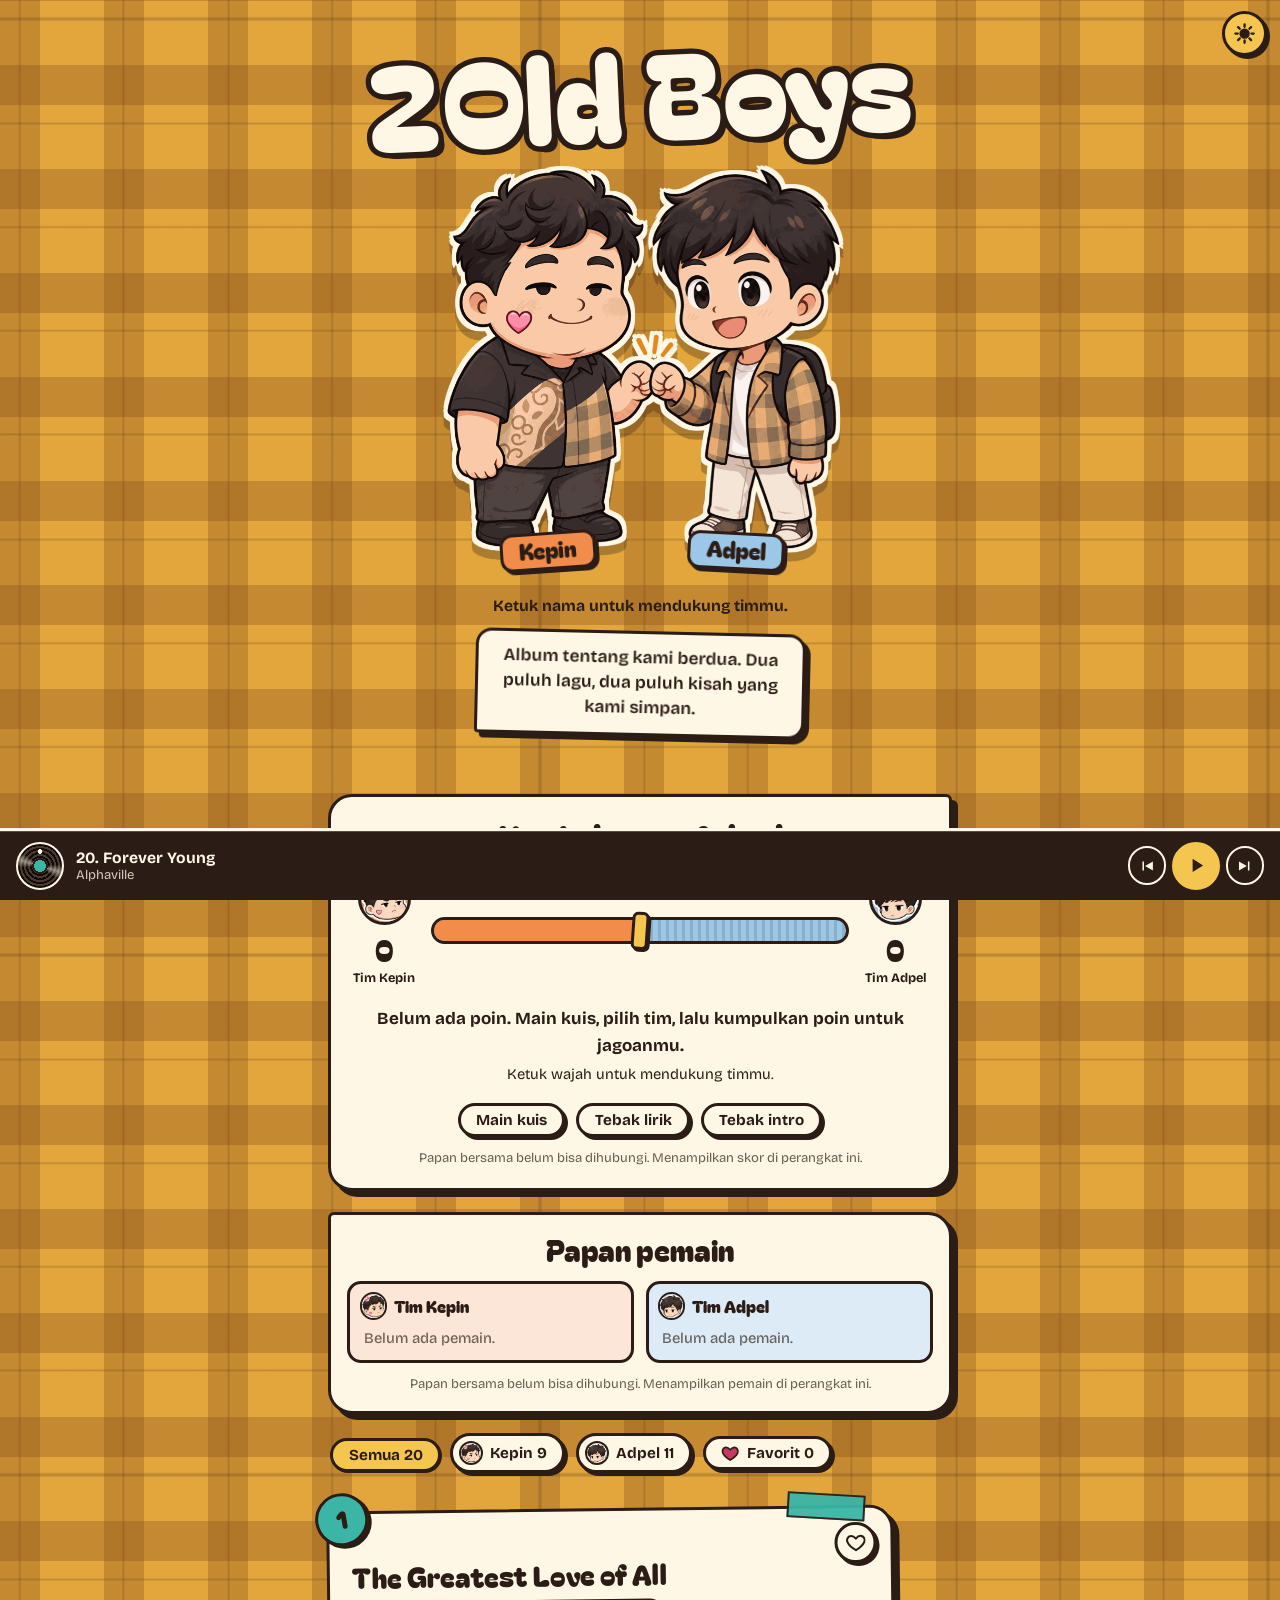
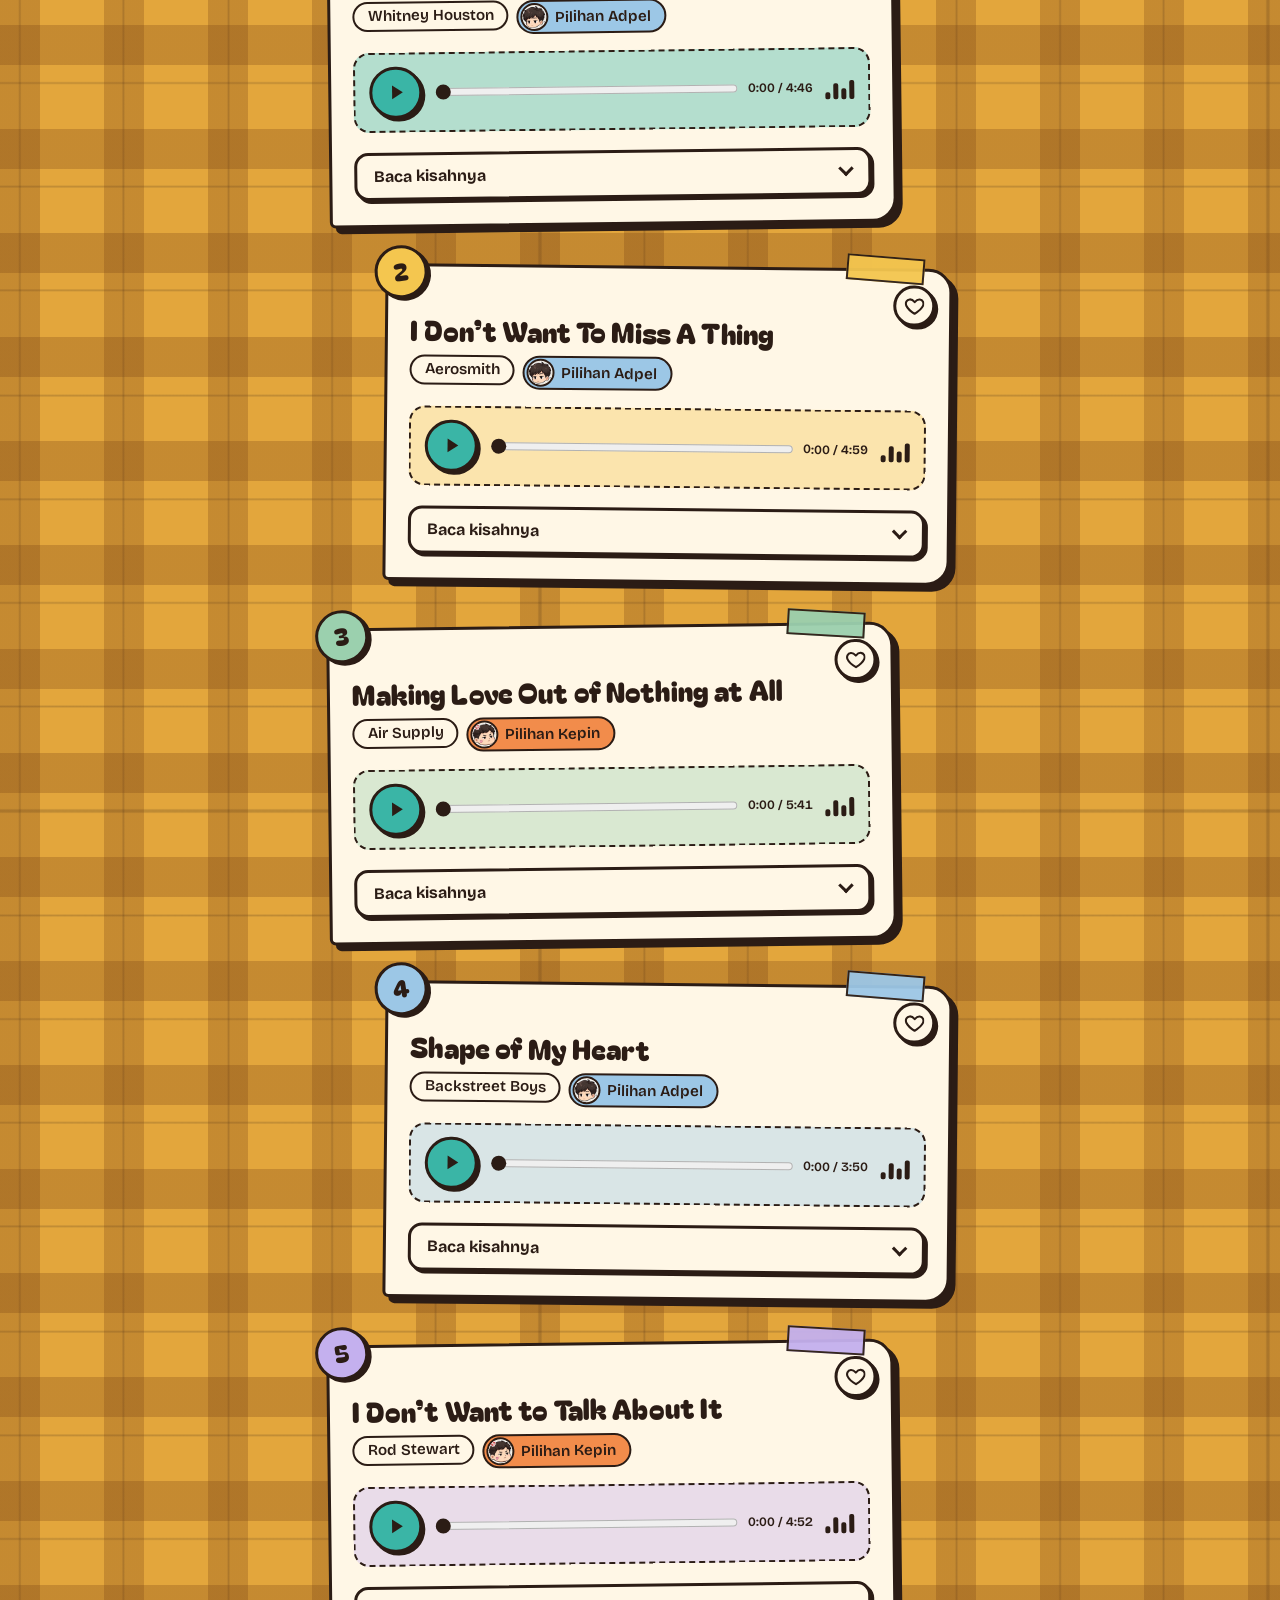
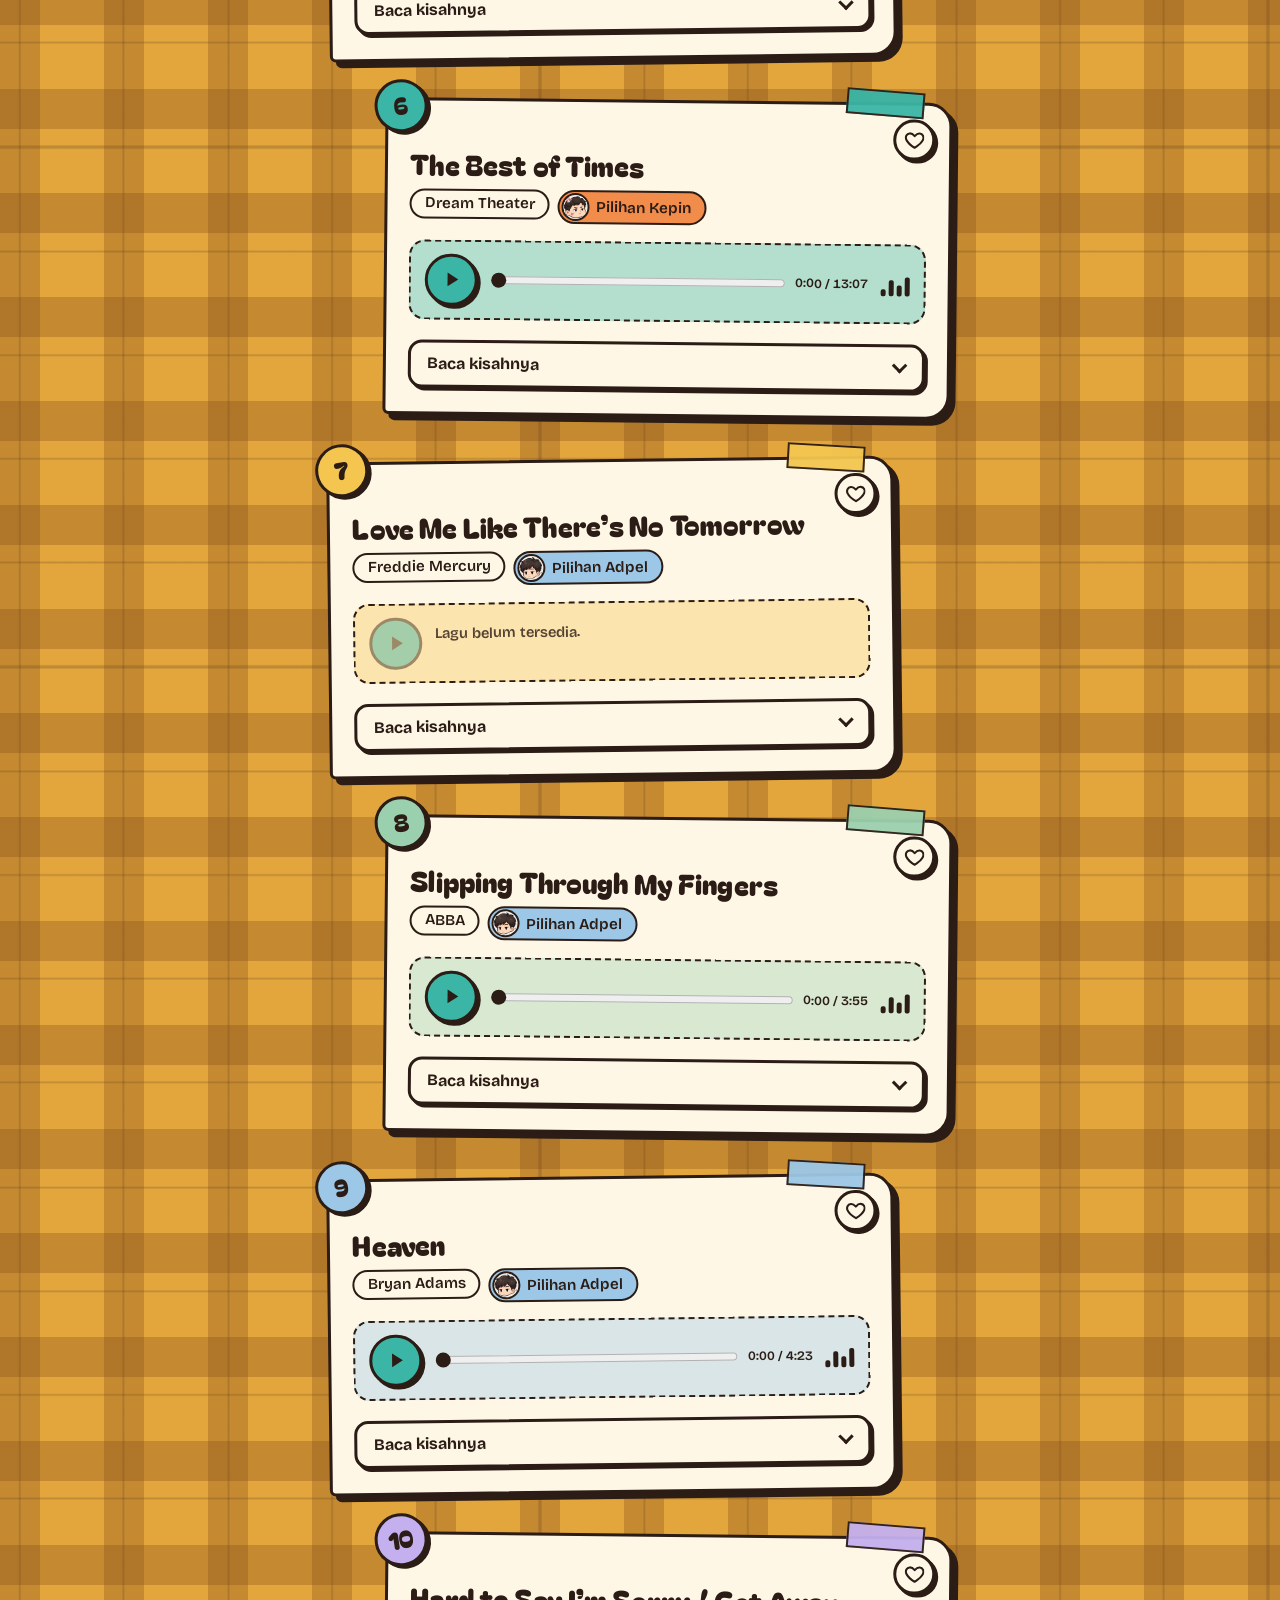
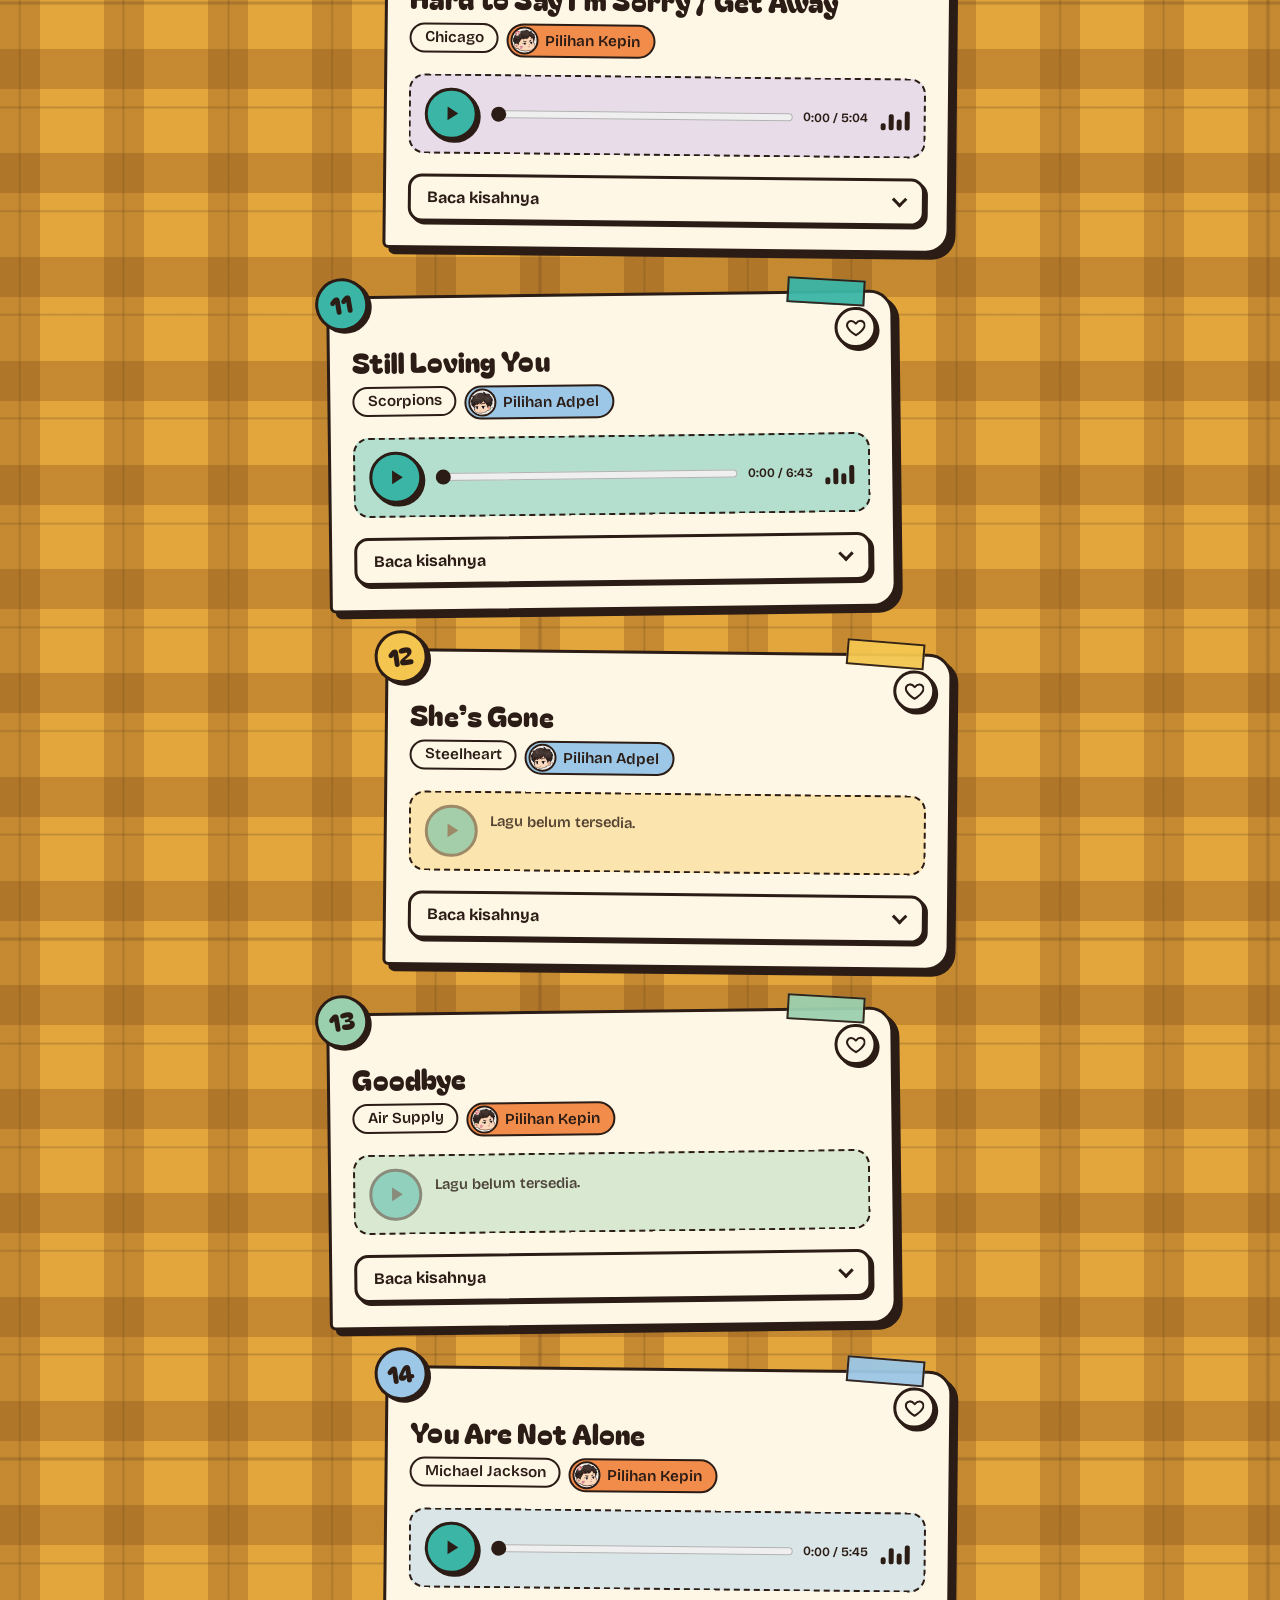
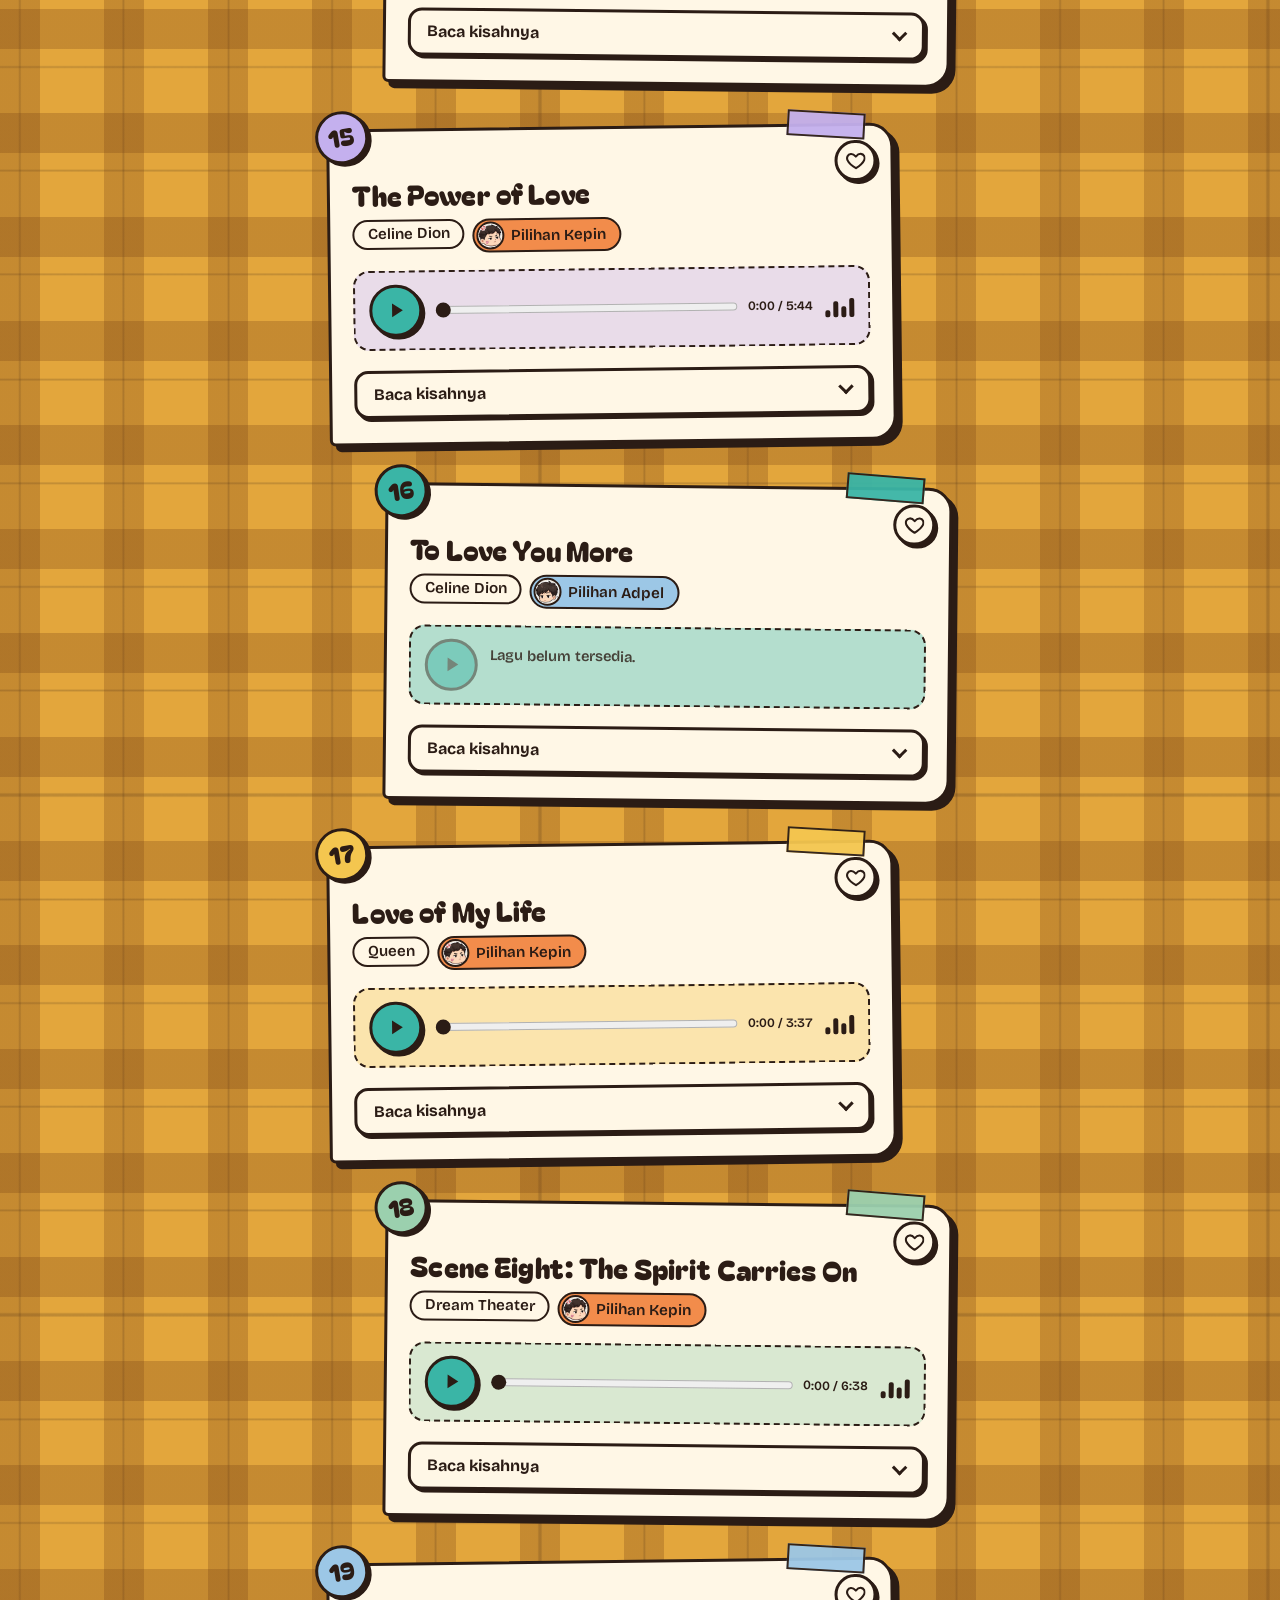
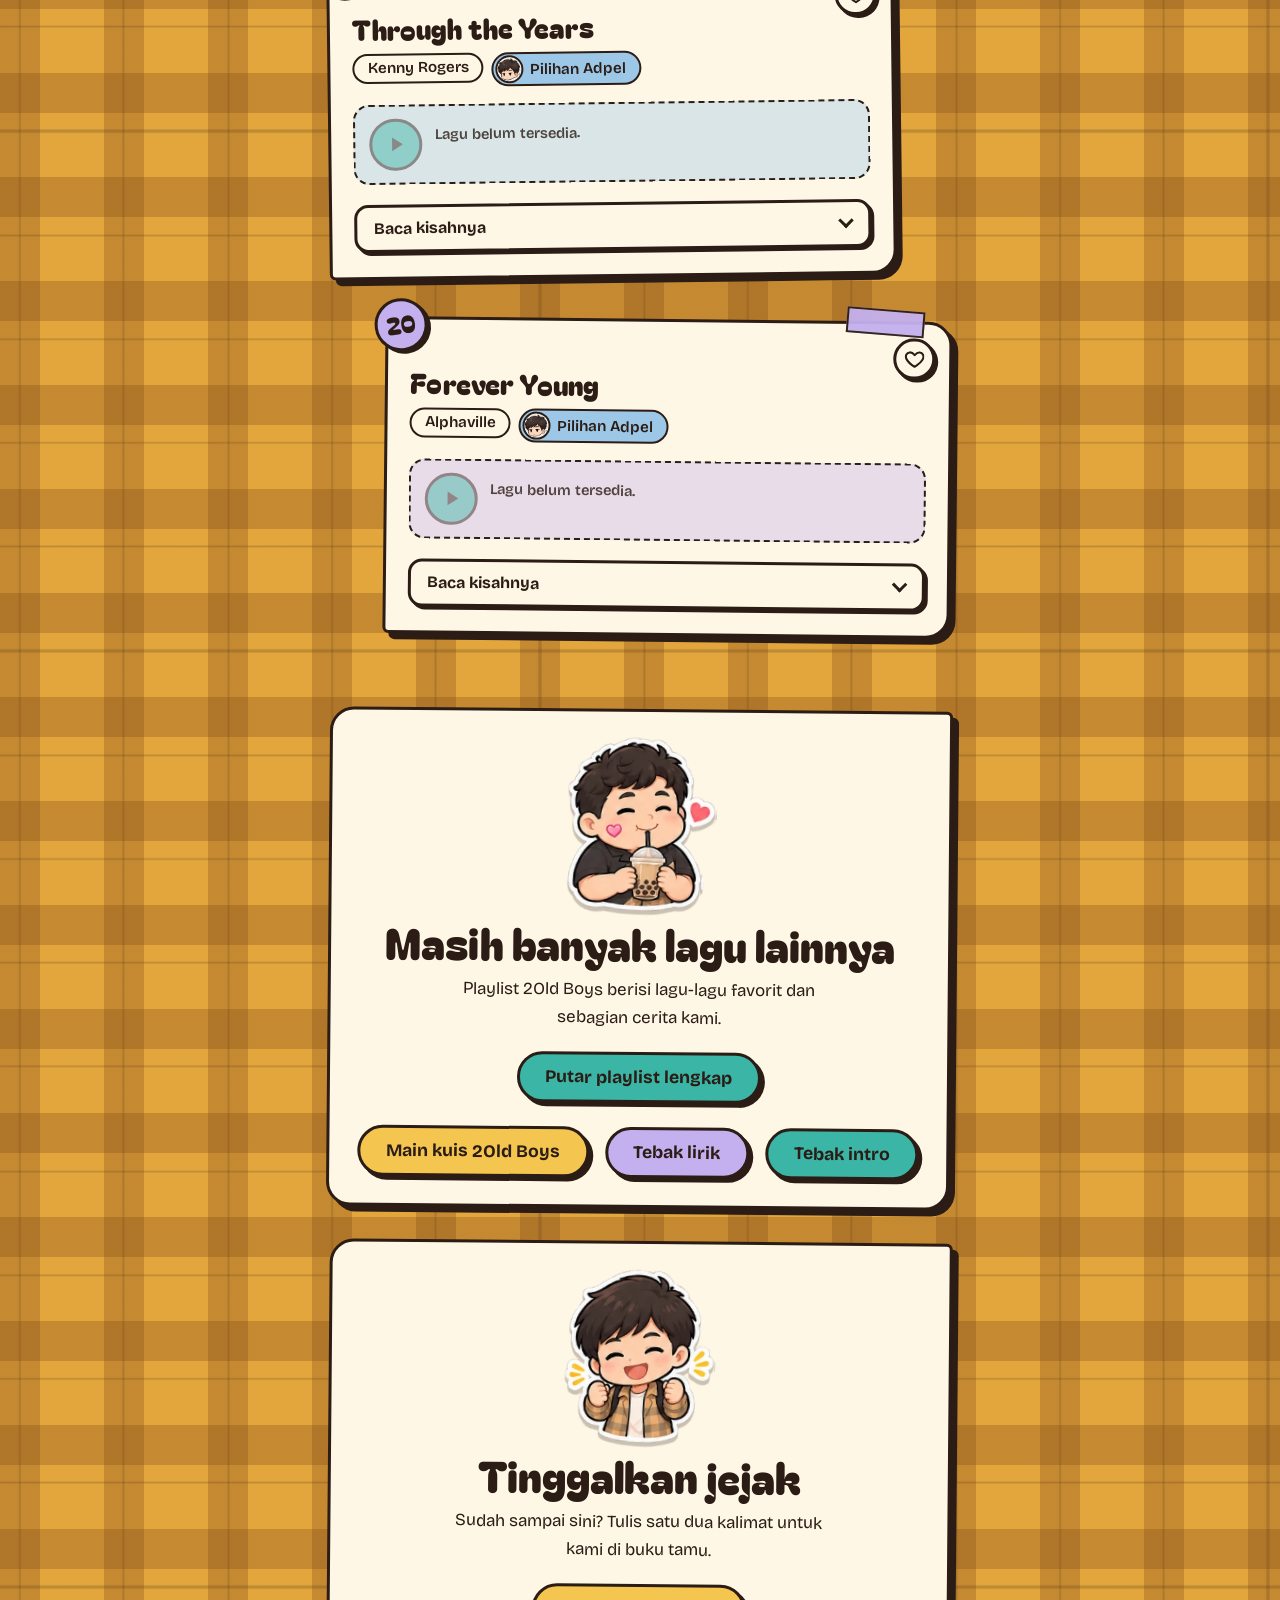
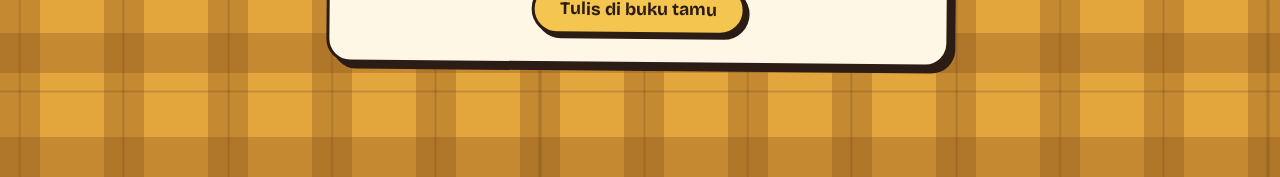
<file: index.html>
<!DOCTYPE html>
<html lang="id">
<head>
<meta charset="utf-8">
<meta name="viewport" content="width=device-width, initial-scale=1, viewport-fit=cover">
<title>2Old Boys</title>
<link rel="stylesheet" href="https://fonts.googleapis.com/css2?family=Bagel+Fat+One&family=Bricolage+Grotesque:opsz,wght@12..96,400..800&display=swap">
<link rel="stylesheet" href="style.css">
<script src="js/tema.js"></script>
</head>
<body>
<header class="hero">
  <h1>2Old Boys</h1>
  <div class="panggung">
    <div class="duo">
      <img class="kiri" src="duo-santai.png" alt="Kepin dan Adpel saling tos kepalan tangan">
      <img class="kanan" src="duo-santai.png" alt="" aria-hidden="true">
    </div>
    <button type="button" class="nama kepin" id="nama-kepin" aria-pressed="false">Kepin</button>
    <button type="button" class="nama adpel" id="nama-adpel" aria-pressed="false">Adpel</button>
  </div>
  <p class="petunjuk-tim" id="petunjuk-tim" aria-live="polite">Ketuk nama untuk mendukung timmu.</p>
  <p class="label">Album tentang kami berdua. Dua puluh lagu, dua puluh kisah yang kami simpan.</p>
</header>

<section class="papan" id="papan" aria-label="Papan skor Kepin lawan Adpel"></section>

<nav class="saring" id="saring" aria-label="Saring lagu berdasarkan pemilih" hidden></nav>

<main id="daftar"></main>

<section class="akhir">
  <div class="kotak">
    <img class="stiker-akhir" src="stiker/s14.webp" alt="">
    <h2>Masih banyak lagu lainnya</h2>
    <p>Playlist 2Old Boys berisi lagu-lagu favorit dan sebagian cerita kami.</p>
    <a class="besar" href="https://open.spotify.com/playlist/1H2x7axUqi23OTwMfsfM5Q" target="_blank" rel="noopener">Putar playlist lengkap</a>
    <div class="pilihan-main">
      <a class="besar kuning" href="kuis.html">Main kuis 2Old Boys</a>
      <a class="besar lila" href="kuis-lirik.html">Tebak lirik</a>
      <a class="besar" href="tebak-intro.html">Tebak intro</a>
    </div>
  </div>
</section>

<section class="akhir" id="buku-tamu">
  <div class="kotak">
    <img class="stiker-akhir" src="stiker/s11.webp" alt="">
    <h2>Tinggalkan jejak</h2>
    <p>Sudah sampai sini? Tulis satu dua kalimat untuk kami di buku tamu.</p>
    <ul class="tamu-terbaru" id="tamu-terbaru" aria-label="Pesan terbaru" hidden></ul>
    <a class="besar kuning" href="tamu.html">Tulis di buku tamu</a>
  </div>
</section>

<div class="player" role="region" aria-label="Pemutar lagu">
  <div class="seek">
    <input type="range" id="seek" min="0" max="1000" value="0" step="1" aria-label="Geser posisi lagu" disabled>
  </div>
  <div class="plat" aria-hidden="true"></div>
  <div class="judul-bar" aria-live="polite">
    <span id="now">Gulir untuk mulai</span>
    <small id="artis-now"></small>
  </div>
  <div class="kontrol">
    <button type="button" id="prev" aria-label="Lagu sebelumnya"></button>
    <button type="button" id="pp" aria-label="Putar"></button>
    <button type="button" id="next" aria-label="Lagu berikutnya"></button>
  </div>
</div>

<script src="js/data.js" defer></script>
<script src="js/papan-config.js"></script>
<script src="js/tamu-terbaru.js"></script>
<script src="js/papan.js" defer></script>
<script src="js/pemain.js" defer></script>
<script src="js/script.js" defer></script>
<script src="js/atas.js" defer></script>
</body>
</html>
</file>
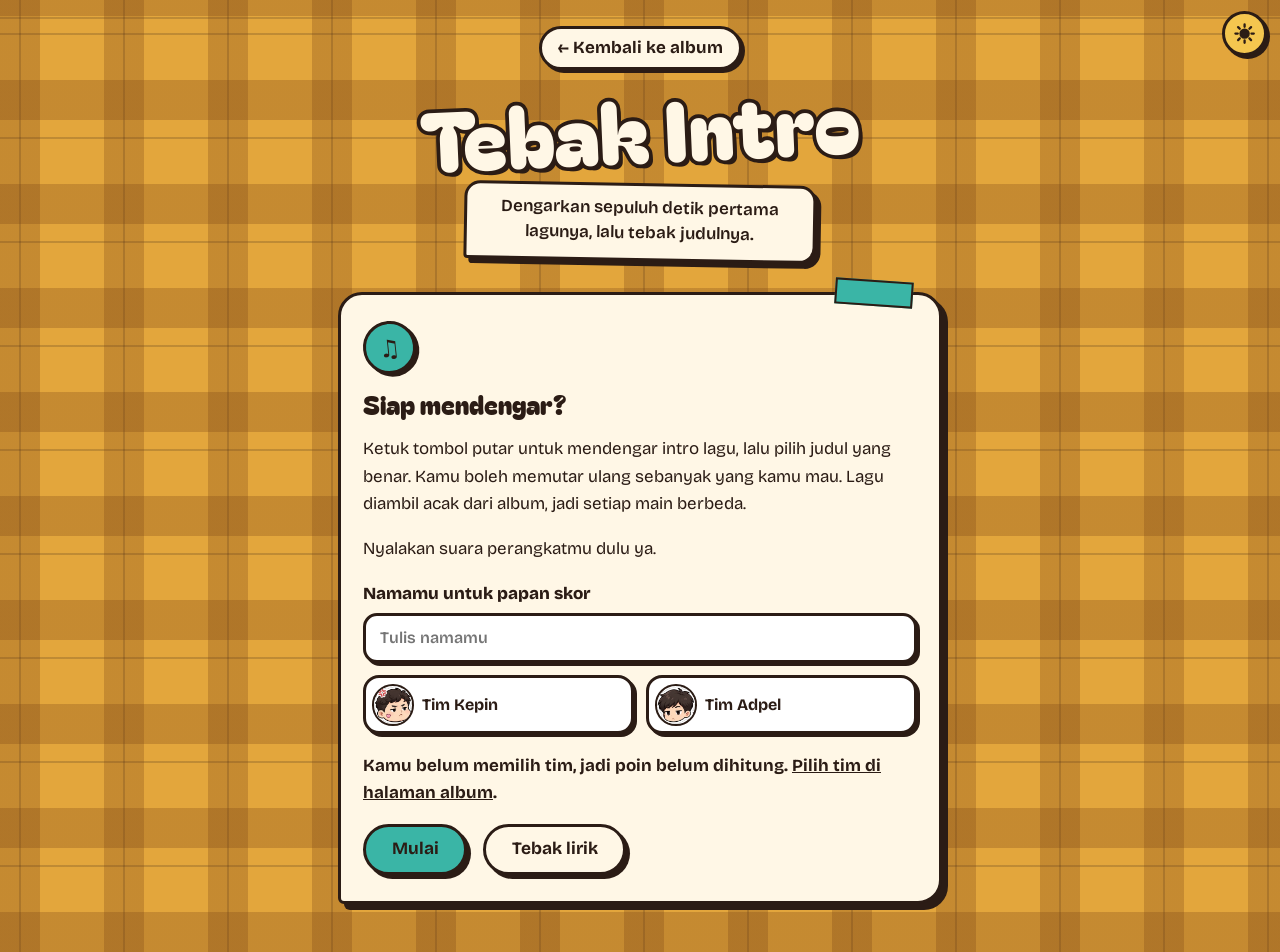
<file: tebak-intro.html>
<!DOCTYPE html>
<html lang="id">
<head>
<meta charset="utf-8">
<meta name="viewport" content="width=device-width, initial-scale=1, viewport-fit=cover">
<title>Tebak Intro 2Old Boys</title>
<link rel="stylesheet" href="https://fonts.googleapis.com/css2?family=Bagel+Fat+One&family=Bricolage+Grotesque:opsz,wght@12..96,400..800&display=swap">
<link rel="stylesheet" href="style.css">
<link rel="stylesheet" href="kuis.css">
<script src="js/tema.js"></script>
</head>
<body class="halaman-kuis">
<header class="kepala">
  <a class="balik" href="index.html">&larr; Kembali ke album</a>
  <h1>Tebak Intro</h1>
  <p>Dengarkan sepuluh detik pertama lagunya, lalu tebak judulnya.</p>
</header>

<main id="kuis" aria-live="polite">
  <section id="mulai" class="kartu">
    <div class="no" aria-hidden="true">&#9835;</div>
    <h2>Siap mendengar?</h2>
    <p>Ketuk tombol putar untuk mendengar intro lagu, lalu pilih judul yang benar. Kamu boleh memutar ulang sebanyak yang kamu mau. Lagu diambil acak dari album, jadi setiap main berbeda.</p>
    <p>Nyalakan suara perangkatmu dulu ya.</p>
    <div class="aksi">
      <button class="tombol" id="btn-mulai" type="button">Mulai</button>
      <a class="tombol kedua" href="kuis-lirik.html">Tebak lirik</a>
    </div>
  </section>
</main>

<script src="js/data.js" defer></script>
<script src="js/kartu-stiker.js"></script>
<script src="js/kartu.js"></script>
<script>window.KARTU&&window.KARTU.pasangAwal("intro")</script>
<script src="js/papan-config.js"></script>
<script src="js/saring.js"></script>
<script src="js/papan.js" defer></script>
<script src="js/pemain.js" defer></script>
<script src="js/tebak-intro.js" defer></script>
</body>
</html>
</file>
<file: style.css>
/* 2Old Boys: buku tempel stiker di atas kain flanel.
   Warna dan garis tebal diambil dari ilustrasi duo-santai.png */
:root{
  --tinta:#2b1c15;
  --kertas:#fff7e6;
  --kunyit:#e3a63c;
  --kuning:#f4c64f;
  --aksen:#3ab5a6;
  --jingga:#f28c4b;
  --sage:#9bd0ae;
  --langit:#9cc7e6;
  --lila:#c4b0ee;
  --batik:#1d5f69;
  --teks:#2b1c15;
  --krem:#fff7e6;
  --putih:#fff;
  --pita:rgba(120,66,20,.28);
  --jahit:rgba(43,28,21,.2);
  --arsir:rgba(43,28,21,.14);
  --luar:#2b1c15;
  --disp:"Bagel Fat One","Arial Rounded MT Bold",system-ui,sans-serif;
  --body:"Bricolage Grotesque",system-ui,sans-serif;
  --garis:3px solid var(--tinta);
  box-sizing:border-box;
  padding-top:env(safe-area-inset-top,0px);
  padding-bottom:env(safe-area-inset-bottom,0px);
}
/* Malam hari: flanel cokelat tua, kartu tetap cerah supaya terbaca */
@media (prefers-color-scheme: dark){
  :root:not([data-theme="light"]){
    --tinta:#0e0806;--luar:#f6e9d2;
    --kunyit:#2e2119;--pita:rgba(0,0,0,.24);--jahit:rgba(255,230,190,.07);
    --batik:#7fd6dc;color-scheme:dark;
  }
}
:root[data-theme="dark"]{
  --tinta:#0e0806;--luar:#f6e9d2;
  --kunyit:#2e2119;--pita:rgba(0,0,0,.24);--jahit:rgba(255,230,190,.07);
  --batik:#7fd6dc;color-scheme:dark;
}
*,*::before,*::after{box-sizing:inherit}
html{scroll-padding-top:1rem;scroll-behavior:smooth}

/* Kain flanel: dua pita lebar yang bersilang, ditambah garis jahitan tipis */
body{
  margin:0;
  color:var(--teks);
  font:400 1.06rem/1.62 var(--body);
  padding-bottom:6rem;
  background-color:var(--kunyit);
  background-image:
    repeating-linear-gradient(90deg,var(--pita) 0 40px,transparent 40px 104px),
    repeating-linear-gradient(0deg,var(--pita) 0 40px,transparent 40px 104px),
    repeating-linear-gradient(90deg,var(--jahit) 0 2px,transparent 2px 104px),
    repeating-linear-gradient(0deg,var(--jahit) 0 2px,transparent 2px 104px);
  background-position:0 0,0 0,19px 0,0 19px;
}

/* Teks yang berdiri langsung di atas kain flanel */
.petunjuk-tim{color:var(--luar)}
a:focus-visible,button:focus-visible{outline:3px solid var(--batik);outline-offset:3px;box-shadow:0 0 0 7px var(--kertas)}

/* ---------- Hero ---------- */
.hero{text-align:center;padding:2.2rem 1.25rem 1rem;overflow:hidden}
.hero h1,.kepala h1{
  font:400 clamp(3.4rem,14.5vw,7.4rem)/.95 var(--disp);
  margin:0;
  color:var(--krem);
  -webkit-text-stroke:.09em var(--tinta);
  paint-order:stroke fill;
  text-shadow:.045em .05em 0 var(--tinta);
  transform:rotate(-2.5deg);
  letter-spacing:.005em;
}

/* Dua kepingan gambar yang bertemu di kepalan tangan */
.panggung{position:relative;width:min(84vw,400px);margin:.2rem auto 2.7rem}
.duo{
  position:relative;
  width:100%;
  margin:0;
  display:grid;
  filter:
    drop-shadow(4px 0 0 var(--kertas)) drop-shadow(-4px 0 0 var(--kertas))
    drop-shadow(0 4px 0 var(--kertas)) drop-shadow(0 -4px 0 var(--kertas))
    drop-shadow(0 9px 0 rgba(43,28,21,.3));
  animation:tos .35s ease-out 1s both;
}
.duo img{grid-area:1/1;width:100%;height:auto;display:block}
.duo .kiri{clip-path:inset(0 47% 0 0);animation:kiri .9s cubic-bezier(.3,1.5,.5,1) .15s both}
.duo .kanan{clip-path:inset(0 0 0 53%);animation:kanan .9s cubic-bezier(.3,1.5,.5,1) .15s both}
@keyframes kiri{from{transform:translateX(-26%) rotate(-7deg)}to{transform:none}}
@keyframes kanan{from{transform:translateX(26%) rotate(7deg)}to{transform:none}}
/* Nama karakter menempel di bawah masing-masing, muncul sesudah mereka tos */
.nama{
  position:absolute;bottom:-1.25rem;margin:0;
  padding:.05rem 1rem .2rem;
  font:400 1.45rem/1.2 var(--disp);color:var(--tinta);
  border:var(--garis);border-radius:12px;box-shadow:3px 3px 0 var(--tinta);
  animation:tempel .4s cubic-bezier(.3,1.6,.5,1) 1.2s both;
  cursor:pointer;-webkit-appearance:none;appearance:none;
  transition:scale .15s,box-shadow .15s,opacity .15s,filter .15s;
}
.nama.kepin{left:27%;background:var(--jingga);--r:-4deg;transform:translateX(-50%) rotate(-4deg)}
.nama.adpel{left:74%;background:var(--langit);--r:3deg;transform:translateX(-50%) rotate(3deg)}
@keyframes tempel{from{opacity:0;transform:translateX(-50%) rotate(var(--r)) scale(.2)}to{opacity:1;transform:translateX(-50%) rotate(var(--r)) scale(1)}}
@keyframes tos{0%{transform:scale(1)}45%{transform:scale(1.035) rotate(-.6deg)}100%{transform:scale(1)}}

.label{
  display:inline-block;
  max-width:30ch;
  margin:1.4rem auto 0;
  padding:.7rem 1.2rem .8rem;
  background:var(--kertas);
  border:var(--garis);
  border-radius:16px 16px 16px 4px;
  box-shadow:5px 5px 0 var(--tinta);
  font-weight:600;
  font-size:1.08rem;
  line-height:1.45;
  transform:rotate(1.3deg);
}

/* ---------- Daftar lagu ---------- */
main{max-width:660px;margin:0 auto;padding:2.2rem 1.15rem 1rem}

.lagu{
  --c:var(--aksen);
  position:relative;
  background:var(--kertas);
  border:var(--garis);
  border-radius:24px 24px 24px 6px;
  box-shadow:6px 6px 0 var(--tinta);
  padding:2.3rem 1.4rem 1.5rem;
  margin:0 0 2.6rem;
  scroll-margin-top:1rem;
}
.lagu:nth-child(odd){transform:rotate(-.7deg)}
.lagu:nth-child(even){transform:rotate(.6deg)}
@media(min-width:760px){
  .lagu:nth-child(odd){margin-right:3.5rem}
  .lagu:nth-child(even){margin-left:3.5rem}
}
.lagu:nth-child(5n+1){--c:var(--aksen)}
.lagu:nth-child(5n+2){--c:var(--kuning)}
.lagu:nth-child(5n+3){--c:var(--sage)}
.lagu:nth-child(5n+4){--c:var(--langit)}
.lagu:nth-child(5n+5){--c:var(--lila)}

/* Selotip di sudut kanan atas */
.lagu::before{
  content:"";
  position:absolute;
  top:-15px;right:1.6rem;
  width:78px;height:26px;
  background:var(--c);
  border:2px solid var(--tinta);
  transform:rotate(4deg);
  opacity:.95;
}

/* Nomor lagu menempel di sudut kiri atas seperti stiker */
.no{
  width:3.3rem;height:3.3rem;
  border-radius:50%;
  display:grid;place-items:center;
  font:400 1.5rem/1 var(--disp);
  color:var(--tinta);
  background:var(--c,var(--aksen));
  border:var(--garis);
  box-shadow:3px 3px 0 var(--tinta);
  margin-bottom:.9rem;
}
.lagu .no{position:absolute;left:-.9rem;top:-1.3rem;margin:0;transform:rotate(-9deg)}

.lagu h2{font:400 1.75rem/1.12 var(--disp);margin:.7rem 0 .55rem;letter-spacing:.005em}
.art{
  display:inline-block;
  margin:0 .5rem 1rem 0;
  padding:.05rem .8rem .12rem;
  border:2px solid var(--tinta);
  border-radius:99px;
  font:600 .95rem/1.5 var(--body);
}
.lagu p:not(.art):not(.fav){margin:0 0 1.1rem;max-width:62ch}

/* Potongan lirik dengan stabilo */
.fav{margin:0 0 1.3rem;padding-left:.9rem;border-left:5px solid var(--c);font:italic 500 1.08rem/1.75 var(--body)}
.fav span{background:linear-gradient(transparent 52%,var(--kuning) 52% 94%,transparent 94%);-webkit-box-decoration-break:clone;box-decoration-break:clone;padding:0 .15em}

.cari,.besar,.tombol{
  display:inline-block;
  color:var(--tinta);
  background:var(--aksen);
  border:var(--garis);
  border-radius:999px;
  box-shadow:4px 4px 0 var(--tinta);
  font:700 1rem/1.2 var(--body);
  text-decoration:none;
  padding:.55rem 1.2rem;
  cursor:pointer;
  transition:transform .12s,box-shadow .12s;
}
.cari{background:var(--c)}
.cari:hover,.besar:hover,.tombol:hover{transform:translate(-1px,-1px);box-shadow:5px 5px 0 var(--tinta)}
.cari:active,.besar:active,.tombol:active{transform:translate(3px,3px);box-shadow:1px 1px 0 var(--tinta)}

/* ---------- Penutup ---------- */
.akhir{max-width:660px;margin:0 auto;padding:1rem 1.15rem 1rem}
.akhir .kotak{
  background:var(--kertas);
  border:var(--garis);
  border-radius:24px 6px 24px 24px;
  box-shadow:6px 6px 0 var(--tinta);
  padding:1.8rem 1.4rem 1.7rem;
  text-align:center;
  transform:rotate(.5deg);
}
.akhir h2{font:400 clamp(1.9rem,8vw,2.7rem)/1.08 var(--disp);margin:0 0 .6rem}
.akhir p{max-width:36ch;margin:0 auto 1.3rem}
.besar{font-size:1.1rem;padding:.75rem 1.6rem}
.akhir .pilihan-main{display:flex;flex-wrap:wrap;justify-content:center;gap:1rem;margin-top:1.5rem}
.besar.kuning{background:var(--kuning)}
.besar.lila{background:var(--lila)}

/* ---------- Pemutar bawah ---------- */
.player{
  position:fixed;left:0;right:0;bottom:0;z-index:5;
  display:flex;align-items:center;gap:.75rem;
  background:var(--tinta);color:var(--krem);
  padding:.65rem 1rem calc(.65rem + env(safe-area-inset-bottom,0px));
  border-top:3px solid var(--kertas);
}
/* Garis kemajuan tipis di tepi atas bar. Bisa digeser dengan jari atau diketuk untuk maju dan mundur */
.seek{position:absolute;left:0;right:0;top:-3px;height:4px}
.seek input{
  position:absolute;left:0;right:0;top:-12px;width:100%;height:28px;margin:0;padding:0;
  background:transparent;cursor:pointer;-webkit-appearance:none;appearance:none;--isi:0%;
}
.seek input:disabled{cursor:default}
.seek input::-webkit-slider-runnable-track{height:4px;border-radius:0;background:linear-gradient(90deg,var(--aksen) var(--isi),rgba(255,247,230,.22) var(--isi))}
.seek input::-moz-range-track{height:4px;background:rgba(255,247,230,.22)}
.seek input::-moz-range-progress{height:4px;background:var(--aksen)}
.seek input::-webkit-slider-thumb{-webkit-appearance:none;appearance:none;width:14px;height:14px;margin-top:-5px;border-radius:50%;background:var(--kuning);border:2px solid var(--kertas);opacity:0;transition:opacity .15s}
.seek input::-moz-range-thumb{width:10px;height:10px;border-radius:50%;background:var(--kuning);border:2px solid var(--kertas);opacity:0;transition:opacity .15s}
.seek input:not(:disabled):hover::-webkit-slider-thumb,.seek input:focus-visible::-webkit-slider-thumb,.seek input:active::-webkit-slider-thumb{opacity:1}
.seek input:not(:disabled):hover::-moz-range-thumb,.seek input:focus-visible::-moz-range-thumb,.seek input:active::-moz-range-thumb{opacity:1}
.seek input:focus-visible{outline:none;box-shadow:none}
.plat{
  flex:none;width:3rem;height:3rem;border-radius:50%;
  border:2px solid var(--kertas);
  /* titik putih dan kilap di satu sisi supaya putarannya terlihat */
  background:
    radial-gradient(circle at 50% 17%,var(--kertas) 0 5%,transparent 6%),
    radial-gradient(circle,var(--aksen) 0 19%,var(--tinta) 19% 25%,transparent 25%),
    conic-gradient(from 20deg,transparent 0 18%,rgba(255,247,230,.5) 24%,transparent 30% 68%,rgba(255,247,230,.5) 74%,transparent 80%),
    repeating-radial-gradient(circle,#120b08 0 2px,#4a3a30 2px 4px);
  animation:putar 1.8s linear infinite;animation-play-state:paused;
}
body.memutar .plat{animation-play-state:running}
@keyframes putar{to{transform:rotate(360deg)}}
.judul-bar{flex:1;min-width:0;display:grid;line-height:1.25}
#now{font-weight:700;font-size:.98rem;white-space:nowrap;overflow:hidden;text-overflow:ellipsis}
#artis-now{font-size:.82rem;opacity:.8;white-space:nowrap;overflow:hidden;text-overflow:ellipsis}
.kontrol{flex:none;display:flex;align-items:center;gap:.35rem}
.kontrol button{
  width:2.4rem;height:2.4rem;padding:0;display:grid;place-items:center;
  border-radius:50%;border:2px solid var(--kertas);background:transparent;color:var(--kertas);cursor:pointer;
}
.kontrol button svg{width:52%;height:52%;fill:currentColor}
.kontrol #pp{width:3rem;height:3rem;background:var(--kuning);border-color:var(--kuning);color:var(--tinta)}
.kontrol button:active{transform:scale(.93)}

/* ---------- Pemutar di kartu lagu ---------- */
.pemutar{
  margin:0 0 1.3rem;padding:.85rem .9rem .8rem;
  background:color-mix(in srgb,var(--c) 38%,var(--kertas));
  border:2px dashed var(--tinta);border-radius:16px;
}
.p-atas{display:flex;align-items:center;gap:.8rem}
.p-tombol{
  flex:none;width:3.3rem;height:3.3rem;padding:0;display:grid;place-items:center;
  border-radius:50%;background:var(--aksen);color:var(--tinta);
  border:var(--garis);box-shadow:3px 3px 0 var(--tinta);cursor:pointer;
  transition:transform .12s,box-shadow .12s;
}
.p-tombol svg{width:50%;height:50%;fill:currentColor}
.p-tombol:hover:not(:disabled){transform:translate(-1px,-1px);box-shadow:4px 4px 0 var(--tinta)}
.p-tombol:active:not(:disabled){transform:translate(2px,2px);box-shadow:1px 1px 0 var(--tinta)}
.p-tombol:disabled{opacity:.45;cursor:not-allowed;box-shadow:none}
.pemutar.jalan .p-tombol{background:var(--kuning)}
.p-info{flex:1;min-width:0;display:grid;gap:.1rem}
.p-info strong{font:400 1.08rem/1.2 var(--disp);overflow-wrap:anywhere}
.p-info span{font-size:.9rem;opacity:.8}

/* Equalizer: bergerak hanya saat lagu diputar */
.eq{flex:none;display:flex;align-items:flex-end;gap:3px;height:1.5rem}
.eq i{display:block;width:5px;height:30%;border-radius:2px;background:var(--tinta)}
.eq i:nth-child(2){height:65%}
.eq i:nth-child(3){height:45%}
.eq i:nth-child(4){height:80%}
.pemutar.jalan .eq i{animation:eq .8s ease-in-out infinite}
.pemutar.jalan .eq i:nth-child(2){animation-duration:.6s;animation-delay:-.2s}
.pemutar.jalan .eq i:nth-child(3){animation-duration:.95s;animation-delay:-.45s}
.pemutar.jalan .eq i:nth-child(4){animation-duration:.7s;animation-delay:-.1s}
@keyframes eq{0%,100%{height:20%}50%{height:100%}}

.p-bawah{display:flex;align-items:center;gap:.7rem;margin-top:.75rem}
.p-bawah input{flex:1;min-width:0;height:1.3rem;margin:0;accent-color:var(--teks);cursor:pointer}
.waktu{flex:none;min-width:6.4ch;text-align:right;font-variant-numeric:tabular-nums;font-size:.85rem;font-weight:600}
.pemutar.kosong .p-bawah,.pemutar.kosong .eq{display:none}
.belum{margin:.65rem 0 0;font-size:.92rem;opacity:.8}

.galat{background:var(--kertas);color:var(--teks);padding:1rem;border:var(--garis);border-radius:16px}

@media(prefers-reduced-motion:reduce){
  html{scroll-behavior:auto}
  .duo,.duo .kiri,.duo .kanan,.eq i,.nama{animation:none!important}
  .plat{animation-duration:6s}
  .cari,.besar,.tombol{transition:none}
}


/* Stiker "Pilihan Kepin / Adpel / berdua" */
.lagu p.pilih{
  display:inline-flex;align-items:center;gap:.45rem;
  margin:0 0 1rem;padding:.05rem .85rem .05rem .1rem;
  border:2px solid var(--tinta);border-radius:99px;
  font:600 .95rem/1.5 var(--body);vertical-align:top;
  background:var(--jingga);
}
.lagu p.pilih.adpel{background:var(--langit)}
.lagu p.pilih.berdua{background:var(--kuning)}
.wajah{display:inline-flex;flex:none}
.wajah img{width:1.75rem;height:1.75rem;border-radius:50%;border:2px solid var(--tinta);background:var(--kertas);object-fit:cover;display:block}
.wajah.dua img+img{margin-left:-.6rem}

/* Penyaring lagu berdasarkan pemilih */
.saring{max-width:660px;margin:1.2rem auto 0;padding:0 1.15rem;display:flex;flex-wrap:wrap;align-items:center;gap:.7rem}
.saring[hidden]{display:none}
.chip{
  display:inline-flex;align-items:center;gap:.45rem;
  padding:.3rem .95rem .3rem .35rem;
  background:var(--kertas);color:var(--teks);
  border:var(--garis);border-radius:999px;box-shadow:3px 3px 0 var(--tinta);
  font:700 .95rem/1.2 var(--body);cursor:pointer;
  transition:transform .12s,box-shadow .12s;
}
.chip:not(:has(.wajah)){padding-left:.95rem}
.chip .wajah img{width:1.5rem;height:1.5rem}
.chip[aria-pressed="true"]{background:var(--kuning);transform:translate(2px,2px);box-shadow:1px 1px 0 var(--tinta)}
.chip:hover:not([aria-pressed="true"]){transform:translate(-1px,-1px);box-shadow:4px 4px 0 var(--tinta)}
.saring-info{flex-basis:100%;margin:0;font-weight:600;min-height:1.4rem;background:var(--kertas);display:none}
.saring-info:not(:empty){display:inline-block;flex-basis:auto;padding:.15rem .8rem;border:2px dashed var(--tinta);border-radius:99px}
@media(prefers-reduced-motion:reduce){.chip{transition:none}}

/* ---------- Papan skor Kepin lawan Adpel ---------- */
.papan{max-width:660px;margin:2.6rem auto 0;padding:0 1.15rem}
.papan-kotak{
  background:var(--kertas);border:var(--garis);
  border-radius:24px 6px 24px 24px;box-shadow:6px 6px 0 var(--tinta);
  padding:1.3rem 1.2rem 1.2rem;
}
.papan-kotak h2{font:400 clamp(1.6rem,7vw,2.2rem)/1.1 var(--disp);margin:0 0 1rem;text-align:center}
.tarik{display:grid;grid-template-columns:auto 1fr auto;align-items:center;gap:.8rem}
.sisi{display:grid;justify-items:center;gap:.1rem;min-width:4.2rem;position:relative}
.sisi img{width:3.3rem;height:3.3rem;border-radius:50%;border:var(--garis);object-fit:cover;display:block}
.sisi.kepin img{background:var(--jingga)}
.sisi.adpel img{background:var(--langit)}
.sisi b{font:400 1.9rem/1.1 var(--disp);font-variant-numeric:tabular-nums}
.sisi small{font-weight:700;font-size:.8rem}
.unggul-tag{margin-top:.15rem;padding:0 .55rem;background:var(--kuning);border:2px solid var(--tinta);border-radius:99px;font-weight:800;font-size:.72rem;line-height:1.5}
.tali{position:relative;height:1.7rem;border:var(--garis);border-radius:99px;background:var(--langit);--p:50%}
.jalur{position:absolute;inset:0;overflow:hidden;border-radius:99px;
  background:repeating-linear-gradient(90deg,var(--arsir) 0 3px,transparent 3px 8px)}
.jalur .bagian{position:absolute;left:0;top:0;bottom:0;width:var(--p);background:var(--jingga);border-right:3px solid var(--tinta);transition:width .9s cubic-bezier(.3,1.3,.5,1)}
.simpul{position:absolute;top:50%;left:var(--p);width:1.05rem;height:2.4rem;transform:translate(-50%,-50%) rotate(4deg);
  background:var(--kuning);border:var(--garis);border-radius:6px;box-shadow:2px 2px 0 var(--tinta);transition:left .9s cubic-bezier(.3,1.3,.5,1)}
.kabar{margin:1rem 0 0;text-align:center;font-weight:700;max-width:none}
.dukung{margin:.2rem 0 0;text-align:center;font-size:.92rem}
.dukung[hidden]{display:none}
.papan-aksi{display:flex;flex-wrap:wrap;justify-content:center;align-items:center;gap:.7rem;margin-top:1rem}
.papan-aksi .chip{text-decoration:none;padding-left:.95rem}
.tautan-kecil{background:none;border:0;padding:.3rem .2rem;font:600 .88rem var(--body);color:var(--tinta);text-decoration:underline;cursor:pointer}
.catatan-kecil{margin:.7rem 0 0;text-align:center;font-size:.82rem;opacity:.7}
.papan-kotak.ringkas{padding:.9rem .9rem .8rem;box-shadow:4px 4px 0 var(--tinta);border-radius:18px;background:color-mix(in srgb,var(--kuning) 25%,var(--kertas))}
.ringkas .sisi img{width:2.6rem;height:2.6rem}
.ringkas .sisi b{font-size:1.5rem}
.ringkas .kabar{margin-top:.7rem;font-size:.95rem}
.ringkas .dukung{display:none}

/* Catatan tim dan kartu hasil di halaman kuis */
.tim-catatan{display:flex;flex-wrap:wrap;align-items:center;gap:.5rem;margin:0 0 1.3rem;font-weight:700}
.tim-catatan a{color:var(--teks)}
.tim-hasil{margin:0 0 1.2rem}
.tim-info{display:flex;flex-wrap:wrap;align-items:center;gap:.5rem;margin:0 0 .8rem;font-weight:800;font-size:1.05rem}
.tim-hasil>a.tombol{display:inline-block;margin:0 0 1rem}
@media(prefers-reduced-motion:reduce){.jalur .bagian,.simpul{transition:none}}

/* Stiker nama = tombol pilih tim */
.nama:hover{scale:1.06}
.nama:active{scale:.96}
.nama[aria-pressed="true"]{scale:1.12;box-shadow:4px 4px 0 var(--tinta);z-index:1}
.nama[aria-pressed="true"]::before{content:"\2713\00a0";font-family:var(--body);font-weight:800}
.panggung.ada-tim .nama[aria-pressed="false"]{opacity:.7;filter:saturate(.6)}
.petunjuk-tim{margin:0 auto;max-width:34ch;font-weight:700;font-size:.98rem}
.petunjuk-tim+.label{margin-top:.8rem}
@media(prefers-reduced-motion:reduce){.nama{transition:none}}

/* Wajah di papan skor = tombol pilih tim */
.kepala-tim{position:relative;margin-bottom:.4rem;padding:0;border:0;background:none;border-radius:50%;cursor:pointer;line-height:0;transition:scale .15s}
.kepala-tim:hover{scale:1.07}
.kepala-tim:active{scale:.95}
.kepala-tim[aria-pressed="true"] img{box-shadow:0 0 0 3px var(--kuning),0 0 0 6px var(--tinta)}
.kepala-tim[aria-pressed="true"]::after{
  content:"\2713";position:absolute;right:-.35rem;bottom:-.2rem;
  width:1.4rem;height:1.4rem;display:grid;place-items:center;line-height:1;
  border-radius:50%;background:var(--kuning);border:2px solid var(--tinta);font:800 .8rem var(--body);color:var(--tinta);
}
.sisi:not(.dipilih) .kepala-tim[aria-pressed="false"] img{filter:saturate(.85)}
@media(prefers-reduced-motion:reduce){.kepala-tim{transition:none}}

/* Kartu lagu: ringkas dulu, kisah dan lirik muncul saat dibuka */
.lagu{scroll-margin-bottom:5.5rem}
.buka-kisah{
  display:flex;align-items:center;justify-content:space-between;gap:.6rem;
  width:100%;padding:.65rem 1rem;
  background:var(--kertas);color:var(--tinta);
  border:var(--garis);border-radius:14px;box-shadow:3px 3px 0 var(--tinta);
  font:700 1rem/1.3 var(--body);text-align:left;cursor:pointer;
  transition:transform .12s,box-shadow .12s,background .2s;
}
.buka-kisah:hover{transform:translate(-1px,-1px);box-shadow:4px 4px 0 var(--tinta)}
.buka-kisah:active{transform:translate(2px,2px);box-shadow:1px 1px 0 var(--tinta)}
.lagu.terbuka .buka-kisah{background:var(--c)}
.panah{flex:none;width:.7rem;height:.7rem;margin-right:.15rem;border-right:3px solid var(--tinta);border-bottom:3px solid var(--tinta);transform:rotate(45deg) translateY(-3px);transition:transform .25s}
.lagu.terbuka .panah{transform:rotate(-135deg) translateY(-3px)}
.panel{display:grid;grid-template-rows:0fr;transition:grid-template-rows .3s ease}
.panel-isi{min-height:0;overflow:hidden;visibility:hidden;transition:visibility 0s .3s}
.lagu.terbuka .panel{grid-template-rows:1fr}
.lagu.terbuka .panel-isi{visibility:visible;transition-delay:0s}
.panel-isi>:first-child{margin-top:1.2rem}
.panel-isi>.cari{margin-bottom:.1rem}
@media(prefers-reduced-motion:reduce){.buka-kisah,.panah,.panel,.panel-isi{transition:none}}

/* Pemutar ringkas satu baris: judul dan artis sudah ada di kepala kartu */
.pemutar{display:grid;grid-template-columns:auto 1fr auto;align-items:center;column-gap:.8rem;row-gap:.5rem;padding:.7rem .85rem}
.p-atas{display:contents}
.p-info{display:none}
.p-tombol{grid-column:1;grid-row:1}
.p-bawah{grid-column:2;grid-row:1;margin-top:0;min-width:0;gap:.6rem}
.eq{grid-column:3;grid-row:1}
.pemutar .belum{grid-column:1/-1;grid-row:2;margin:0}
.pemutar.kosong .belum{grid-column:2/-1;grid-row:1;font-weight:600}
.waktu{min-width:5.6ch;font-size:.8rem}

/* Jarak antara tombol "Baca kisahnya" dan isi kisah (selector dibuat cukup kuat agar tidak tertimpa aturan paragraf kartu) */
.lagu .panel-isi>p:first-child:not(.art):not(.fav){margin-top:1.5rem}

/* Stiker penutup di bagian akhir album */
.akhir .stiker-akhir{display:block;width:min(40%,150px);height:auto;margin:-.2rem auto .6rem;transform:rotate(3deg);filter:drop-shadow(0 4px 0 rgba(43,28,21,.25))}

/* ---------- Favorit (hati) ---------- */
.lagu h2{padding-right:2.9rem}
.hati{
  position:absolute;top:.85rem;right:.9rem;z-index:2;
  width:2.6rem;height:2.6rem;padding:0;display:grid;place-items:center;cursor:pointer;
  background:var(--kertas);color:#2b1c15;
  border:var(--garis);border-radius:50%;box-shadow:3px 3px 0 var(--tinta);
  transition:transform .12s,box-shadow .12s,background .12s;
}
.hati svg,.hati-chip svg{width:1.3rem;height:1.3rem;display:block;fill:none;stroke:currentColor;stroke-width:2.4;stroke-linejoin:round}
.hati:hover{transform:translate(-1px,-1px);box-shadow:4px 4px 0 var(--tinta)}
.hati[aria-pressed="true"]{background:#f0577a;transform:translate(2px,2px);box-shadow:1px 1px 0 var(--tinta);animation:denyut .32s ease-out}
.hati[aria-pressed="true"] svg{fill:#fff7e6;stroke:#2b1c15}
@keyframes denyut{0%{scale:.8}60%{scale:1.18}100%{scale:1}}
.hati-chip{display:inline-flex;color:#c63a5f}
.hati-chip svg{width:1.15rem;height:1.15rem;fill:currentColor;stroke:#2b1c15;stroke-width:2.2}
.chip-fav{padding-left:.8rem}
@media(prefers-reduced-motion:reduce){.hati{transition:none;animation:none!important}}

/* Tiga pesan terbaru buku tamu di halaman album */
.tamu-terbaru{list-style:none;margin:0 auto 1.3rem;padding:0;display:grid;gap:.75rem;max-width:420px;text-align:left}
.tamu-terbaru[hidden]{display:none}
.tamu-terbaru li{display:flex;gap:.7rem;align-items:center;background:var(--putih);border:var(--garis);border-top:9px solid var(--c,var(--sage));border-radius:14px 14px 14px 4px;box-shadow:3px 3px 0 var(--tinta);padding:.55rem .8rem .65rem}
.tamu-terbaru li:nth-child(3n+1){--c:var(--sage);transform:rotate(-.5deg)}
.tamu-terbaru li:nth-child(3n+2){--c:var(--langit);transform:rotate(.4deg)}
.tamu-terbaru li:nth-child(3n){--c:var(--lila);transform:rotate(-.3deg)}
.tamu-terbaru img{flex:none;width:2.9rem;height:2.9rem;object-fit:contain}
.tamu-terbaru b{display:block;font:400 1.02rem/1.2 var(--disp);overflow-wrap:anywhere}
.tamu-terbaru .emot-pesan{margin-left:.35rem}
.akhir .tamu-terbaru p{max-width:none;margin:.1rem 0 0;text-align:left;font-size:.95rem;overflow-wrap:anywhere;display:-webkit-box;-webkit-line-clamp:2;-webkit-box-orient:vertical;overflow:hidden}

/* Papan pemain: dua daftar nama per tim */
.pemain-papan{margin-top:1.3rem;background:var(--kertas);border:var(--garis);border-radius:6px 24px 24px 24px;box-shadow:6px 6px 0 var(--tinta);padding:1.1rem 1rem 1rem}
.pemain-papan h3{font:400 clamp(1.4rem,6vw,1.9rem)/1.1 var(--disp);margin:0 0 .9rem;text-align:center}
.pemain-papan.ringkas{margin:1rem 0 0;padding:.8rem .7rem .7rem;border-radius:18px;box-shadow:4px 4px 0 var(--tinta)}
.pemain-dua{display:grid;grid-template-columns:1fr 1fr;gap:.7rem}
.pemain-kolom{min-width:0;border:3px solid var(--tinta);border-radius:14px;padding:.55rem .6rem .6rem;background:var(--putih);text-align:left}
.pemain-kolom.kepin{background:color-mix(in srgb,var(--jingga) 22%,var(--putih))}
.pemain-kolom.adpel{background:color-mix(in srgb,var(--langit) 35%,var(--putih))}
.pemain-kolom h4{display:flex;align-items:center;gap:.4rem;margin:0 0 .45rem;font:400 1.05rem/1.1 var(--disp)}
.pemain-kolom h4 img{width:1.7rem;height:1.7rem;border-radius:50%;border:2px solid var(--tinta);object-fit:cover;flex:none}
.pemain-kolom ol{list-style:none;margin:0;padding:0;display:grid;gap:.25rem}
.pemain-kolom li{display:flex;gap:.4rem;align-items:baseline;font-weight:700;font-size:.92rem;line-height:1.25;padding:.15rem .25rem;border-radius:8px}
.pemain-kolom li.aku{background:var(--kuning)}
.pemain-kolom .p-no{flex:none;min-width:1.1em;opacity:.65;font-variant-numeric:tabular-nums}
.pemain-kolom .p-nm{flex:1;min-width:0;overflow-wrap:anywhere}
.pemain-kolom .p-pt{flex:none;font-variant-numeric:tabular-nums}
.pemain-kolom li.kosong{display:block;font-weight:500;opacity:.65}
@media (max-width:340px){.pemain-dua{grid-template-columns:1fr}}
.pemain-info{margin-top:.9rem}
/* Form nama dan tim di layar awal kuis */
.pemain-form{margin:0 0 1.1rem;text-align:left}
.pemain-form label{display:block;font-weight:800;margin:0 0 .35rem}
.pemain-form input{display:block;width:100%;box-sizing:border-box;font:600 1rem/1.4 var(--body);color:var(--teks);background:var(--putih);border:var(--garis);border-radius:14px;padding:.65rem .85rem;margin:0 0 .8rem;box-shadow:3px 3px 0 var(--tinta)}
.pemain-form input:focus-visible,.pemain-tim button:focus-visible{outline:3px solid var(--aksen);outline-offset:2px}
.pemain-tim{display:grid;grid-template-columns:1fr 1fr;gap:.7rem}
.pemain-tim button{display:flex;align-items:center;justify-content:flex-start;text-align:left;gap:.5rem;padding:.35rem .7rem .35rem .4rem;cursor:pointer;font:700 1rem var(--body);color:var(--teks);background:var(--putih);border:var(--garis);border-radius:16px;box-shadow:3px 3px 0 var(--tinta);transition:transform .12s,box-shadow .12s,background .12s}
.pemain-tim button img{width:2.6rem;height:2.6rem;border-radius:50%;border:2px solid var(--tinta);object-fit:cover;flex:none}
.pemain-tim button[aria-checked="true"]{background:var(--aksen);transform:translate(2px,2px);box-shadow:1px 1px 0 var(--tinta)}
.pemain-galat{margin:.7rem 0 0;font-weight:800;color:#a3261a}
@media (prefers-reduced-motion:reduce){.pemain-tim button{transition:none}}
</file>
<file: kuis.css>
/* Halaman kuis: kartu, pilihan jawaban, dan hasil */
body.halaman-kuis{padding-bottom:3rem}
.kepala{text-align:center;padding:1.6rem 1.25rem .4rem}
.kepala h1{font-size:clamp(2.8rem,12vw,5.2rem);margin:1.1rem 0 1rem}
.kepala p{
  display:inline-block;max-width:32ch;margin:0;
  padding:.65rem 1.1rem .75rem;
  background:var(--kertas);
  border:var(--garis);
  border-radius:16px 16px 16px 4px;
  box-shadow:5px 5px 0 var(--tinta);
  font-weight:600;line-height:1.45;
  transform:rotate(1deg);
}
.balik{
  display:inline-block;
  color:var(--teks);background:var(--kertas);
  font-weight:700;text-decoration:none;
  padding:.35rem 1rem;
  border:var(--garis);border-radius:999px;
  box-shadow:3px 3px 0 var(--tinta);
}
.balik:hover{background:var(--aksen)}

#kuis{max-width:640px;margin:1.6rem auto 0;padding:0 1.15rem}
.kartu{
  --c:var(--aksen);
  position:relative;
  background:var(--kertas);
  border:var(--garis);
  border-radius:24px 24px 24px 6px;
  box-shadow:6px 6px 0 var(--tinta);
  padding:1.6rem 1.35rem 1.6rem;
}
.kartu::before{
  content:"";position:absolute;top:-15px;right:1.6rem;
  width:78px;height:26px;background:var(--c);
  border:2px solid var(--tinta);transform:rotate(4deg);
}
.kartu h2{font:400 1.6rem/1.22 var(--disp);margin:0 0 1rem}
.kartu p{margin:0 0 1.1rem}
.kartu .no{margin-bottom:.9rem;transform:rotate(-6deg)}

.progres{display:flex;justify-content:space-between;align-items:center;font-weight:700;font-size:.95rem;margin-bottom:.55rem}
.garis{
  height:16px;border:2px solid var(--tinta);border-radius:99px;
  background:var(--kertas) repeating-linear-gradient(45deg,var(--arsir) 0 5px,transparent 5px 10px);
  overflow:hidden;margin-bottom:1.3rem;
}
.isi{height:100%;width:0;background:var(--c);border-right:2px solid var(--tinta);transition:width .35s ease}

.lirik{
  margin:0 0 1.3rem;padding:.3rem 0 .3rem 1rem;
  border-left:6px solid var(--c);
  font:italic 500 1.28rem/1.5 var(--body);
}

.pilihan-wrap{display:grid;gap:.8rem;margin:0 0 1.2rem;padding:0;list-style:none}
.pilihan{
  width:100%;text-align:left;
  font:700 1.02rem/1.35 var(--body);color:var(--teks);
  background:var(--putih);
  border:var(--garis);border-radius:16px;
  box-shadow:4px 4px 0 var(--tinta);
  padding:.8rem 1rem;cursor:pointer;
  transition:transform .12s,box-shadow .12s,background .12s;
}
.pilihan small{display:block;font:500 .86rem var(--body);opacity:.75}
.pilihan:hover:not(:disabled){background:var(--kuning);transform:translate(-1px,-1px);box-shadow:5px 5px 0 var(--tinta)}
.pilihan:active:not(:disabled){transform:translate(3px,3px);box-shadow:1px 1px 0 var(--tinta)}
.pilihan:disabled{cursor:default;transform:translate(3px,3px);box-shadow:1px 1px 0 var(--tinta)}
.pilihan.benar{background:var(--sage);color:var(--tinta)}
.pilihan.salah{background:var(--jingga);color:var(--tinta)}
.pilihan.redup{opacity:.55;background:var(--putih)}
.pilihan.benar::after,.pilihan.salah::after{float:right;font-weight:800}
.pilihan.benar::after{content:"\2713"}
.pilihan.salah::after{content:"\2717"}

.umpan{
  border:2px dashed var(--tinta);border-radius:14px;
  background:color-mix(in srgb,var(--c) 35%,var(--kertas));
  padding:.7rem .95rem .8rem;margin:0 0 1.2rem;
}
.umpan strong{display:block;font:400 1.3rem/1.2 var(--disp)}
.umpan span{display:block;margin-top:.25rem}

.tombol{font-size:1.08rem;padding:.75rem 1.6rem}
.tombol.kedua{background:var(--kertas)}
.kartu a.tombol{text-decoration:none}
.skor{font:400 clamp(3.4rem,18vw,5.6rem)/1 var(--disp);margin:.1rem 0 .7rem;color:var(--kertas);-webkit-text-stroke:.07em var(--tinta);paint-order:stroke fill;text-shadow:.05em .06em 0 var(--tinta)}
.aksi{display:flex;flex-wrap:wrap;gap:1rem}

@media(prefers-reduced-motion:reduce){.isi,.pilihan{transition:none}}

/* Tombol suara latar */
.suara{
  position:fixed;z-index:5;
  left:max(.8rem,env(safe-area-inset-left,0px));
  top:calc(.7rem + env(safe-area-inset-top,0px));
  width:2.8rem;height:2.8rem;padding:0;display:grid;place-items:center;
  border-radius:50%;background:var(--kuning);color:#2b1c15;
  border:var(--garis);box-shadow:3px 3px 0 var(--tinta);cursor:pointer;
  transition:transform .12s,box-shadow .12s;
}
.suara svg{width:56%;height:56%}
.suara:hover{transform:translate(-1px,-1px);box-shadow:5px 5px 0 var(--tinta)}
.suara:active{transform:translate(3px,3px);box-shadow:1px 1px 0 var(--tinta)}
.suara .coret{display:none}
.suara.mati{background:var(--kertas);color:var(--teks)}
.suara.mati .gel{display:none}
.suara.mati .coret{display:inline}
@media(prefers-reduced-motion:reduce){.suara{transition:none}}

/* Stiker di kartu hasil */
.stiker-hasil{display:block;width:min(46%,170px);height:auto;margin:0 auto .5rem;transform:rotate(-3deg);filter:drop-shadow(0 4px 0 rgba(43,28,21,.25))}

/* Tebak intro: tombol putar besar */
.intro{display:grid;justify-items:center;gap:.8rem;margin:0 0 1.5rem}
.intro-tombol{
  width:6rem;height:6rem;padding:0;display:grid;place-items:center;cursor:pointer;
  background:var(--c,var(--aksen));color:#2b1c15;
  border:var(--garis);border-radius:50%;box-shadow:5px 5px 0 var(--tinta);
  transition:transform .12s,box-shadow .12s;
}
.intro-tombol svg{width:2.7rem;height:2.7rem;display:block}
.intro-tombol:hover:not(:disabled){transform:translate(-1px,-1px);box-shadow:6px 6px 0 var(--tinta)}
.intro.main .intro-tombol{transform:translate(3px,3px);box-shadow:2px 2px 0 var(--tinta)}
.intro-tombol:disabled{opacity:.55;cursor:default}
.intro-waktu{width:min(100%,260px);height:12px;border:2px solid var(--tinta);border-radius:99px;background:var(--kertas);overflow:hidden}
.intro-isi{height:100%;width:0;background:var(--c,var(--aksen))}
.intro-info{margin:0;font-weight:600;font-size:.95rem;text-align:center}
@media(prefers-reduced-motion:reduce){.intro-tombol{transition:none}}
</file>
